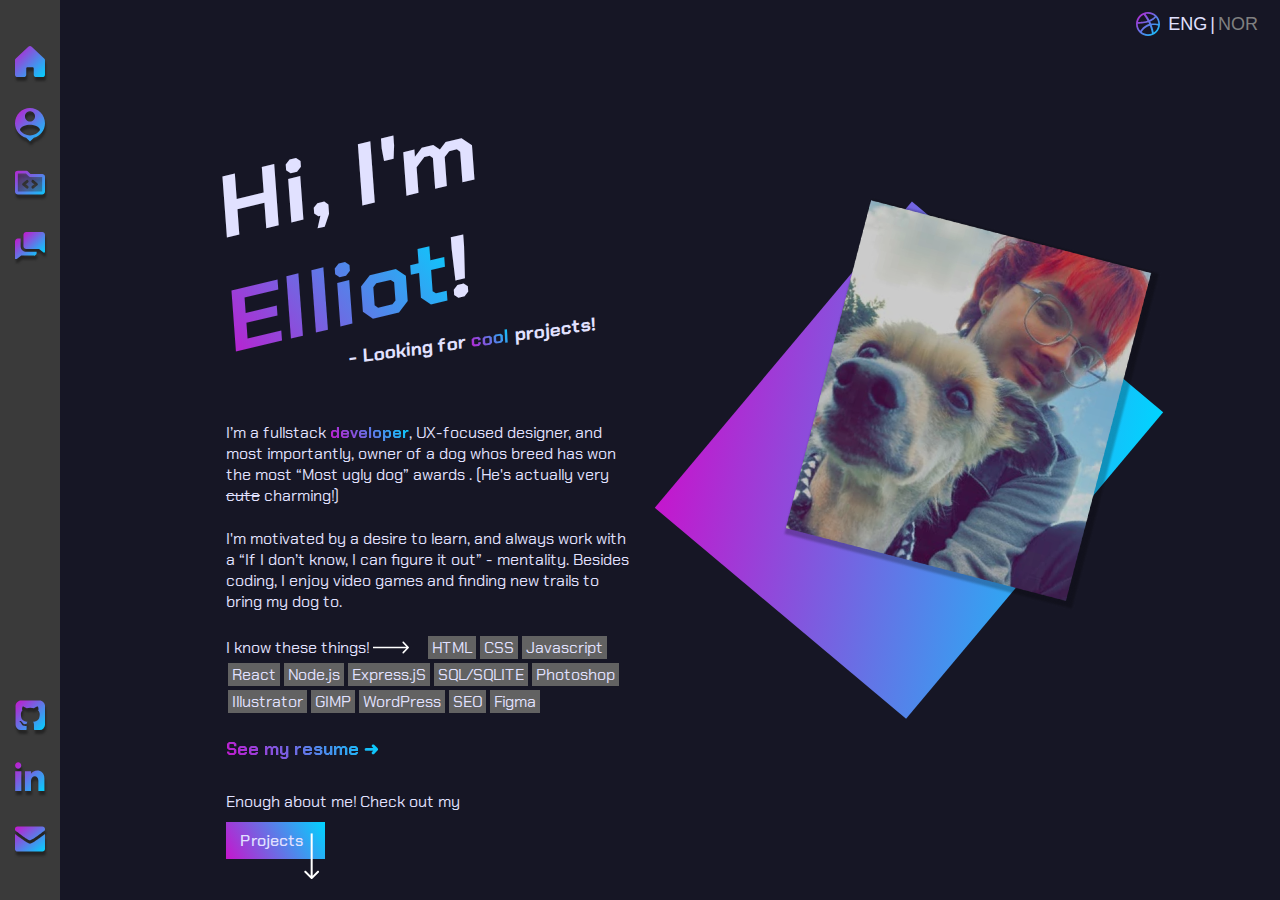
<file: about.html>
<!-- @format -->

<!DOCTYPE html>
<html lang="en">
<head>
	<meta charset="UTF-8" />
	<meta name="viewport" content="width=device-width, initial-scale=1.0" />
	<link rel="stylesheet" href="./style.css" />
	<link rel="icon" type="image/x-icon" href="./icons/logo-draft.svg" />
	<script src="./script.js" type="module" defer></script>


	<link rel="preconnect" href="https://fonts.googleapis.com">
	<link rel="preconnect" href="https://fonts.gstatic.com" crossorigin>
	<link href="https://fonts.googleapis.com/css2?family=Chakra+Petch:ital,wght@0,300;0,400;0,500;0,600;0,700;1,300;1,400;1,500;1,600;1,700&display=swap" rel="stylesheet">

	<title>//Elliot Lind</title>
</head>
<body>
<aside id="sticky-sidenav">

	<!-- Top icons -->
	<div id="nav-buttons">
		<!--home-->
		<a href="index.html" id="home" class="current-nav navigate">
			<svg class="gradient-icon nav-icon" viewBox="0 0 50 52" fill="" xmlns="http://www.w3.org/2000/svg">
				<path
					d="M49.9999 23.8006V47.8396C49.9999 48.943 49.561 50.0012 48.7796 50.7815C47.9982 51.5617 46.9383 52 45.8333 52H35.4166C34.3116 52 33.2518 51.5617 32.4704 50.7815C31.689 50.0012 31.25 48.943 31.25 47.8396V37.4388C31.25 36.8871 31.0305 36.358 30.6398 35.9679C30.2491 35.5777 29.7192 35.3586 29.1666 35.3586H20.8333C20.2808 35.3586 19.7509 35.5777 19.3602 35.9679C18.9695 36.358 18.75 36.8871 18.75 37.4388V47.8396C18.75 48.943 18.311 50.0012 17.5296 50.7815C16.7482 51.5617 15.6884 52 14.5833 52H4.16666C3.06159 52 2.00179 51.5617 1.22039 50.7815C0.438986 50.0012 4.81453e-08 48.943 4.81453e-08 47.8396V23.8006C-8.76115e-05 23.2248 0.119529 22.6553 0.35128 22.128C0.58303 21.6008 0.921868 21.1273 1.34635 20.7375L22.1797 1.11107L22.2083 1.08247C22.9753 0.385957 23.9749 0 25.0117 0C26.0485 0 27.048 0.385957 27.8151 1.08247C27.824 1.09264 27.8335 1.1022 27.8437 1.11107L48.677 20.7375C49.0973 21.1293 49.4317 21.6037 49.6594 22.1309C49.8871 22.658 50.003 23.2265 49.9999 23.8006Z"
				/>
			</svg>
			<span class="tooltip-text" id="text-home">// home</span>
		</a>

		<!--about-->
		<a href="about.html" class="navigate" id="about">
			<svg class="gradient-icon nav-icon" viewBox="0 0 33 37" fill="" xmlns="http://www.w3.org/2000/svg">
				<path
					d="M16.5 0C12.1239 0 7.92709 1.75419 4.83274 4.87667C1.73839 7.99915 0 12.2341 0 16.65C0 24.3645 5.20667 30.8395 12.265 32.7265L16.5 37L20.735 32.7265C27.7933 30.8395 33 24.3645 33 16.65C33 12.2341 31.2616 7.99915 28.1673 4.87667C25.0729 1.75419 20.8761 0 16.5 0ZM16.5 3.7C19.5433 3.7 22 6.179 22 9.25C22 12.321 19.5433 14.8 16.5 14.8C13.4567 14.8 11 12.321 11 9.25C11 6.179 13.4567 3.7 16.5 3.7ZM16.5 30.155C14.3217 30.155 12.1773 29.6111 10.258 28.5717C8.33868 27.5323 6.70409 26.0297 5.5 24.198C5.555 20.5165 12.8333 18.5 16.5 18.5C20.1483 18.5 27.445 20.5165 27.5 24.198C26.2959 26.0297 24.6613 27.5323 22.742 28.5717C20.8227 29.6111 18.6783 30.155 16.5 30.155Z"
				/>
			</svg>
			<span class="tooltip-text" id="text-about">// about me</span>
		</a>
		<!--projects-->
		<a href="projects.html" class="navigate" id="projects">
			<svg class="gradient-icon nav-icon" viewBox="0 0 42 35" xmlns="http://www.w3.org/2000/svg">
				<g clip-path="url(#clip0_364_72)">
					<mask id="mask0_364_72" style="mask-type: luminance" maskUnits="userSpaceOnUse" x="0" y="0">
						<path
							d="M2 4.5C2 4.06902 2.21071 3.6557 2.58579 3.35095C2.96086 3.0462 3.46957 2.875 4 2.875H16L21 7.75H38C38.5304 7.75 39.0391 7.92121 39.4142 8.22595C39.7893 8.5307 40 8.94402 40 9.375V30.5C40 30.931 39.7893 31.3443 39.4142 31.649C39.0391 31.9538 38.5304 32.125 38 32.125H4C3.46957 32.125 2.96086 31.9538 2.58579 31.649C2.21071 31.3443 2 30.931 2 30.5V4.5Z"
							fill="white"
							stroke="white"
							stroke-width="4"
							stroke-linejoin="round"
						/>
						<path
							d="M25 15.875L30 19.9375L25 24M17 15.875L12 19.9375L17 24"
							stroke="black"
							stroke-width="4"
							stroke-linecap="round"
							stroke-linejoin="round"
						/>
					</mask>
					<g mask="url(#mask0_364_72)">
						<path d="M-3 -2H45V37H-3V-2Z" fill="" />
					</g>
				</g>
				<defs>
					<clipPath id="clip0_364_72">
						<rect width="42" height="35" fill="white" />
					</clipPath>
				</defs>
			</svg>
			<span class="tooltip-text" id="text-projects">// my projects</span>
		</a>

<!--		contact-->
		<a href="contact.html" class="navigate" id="contact">
			<svg class="gradient-icon nav-icon" viewBox="0 0 46 42" fill="none" xmlns="http://www.w3.org/2000/svg">
				<path d="M8.65204 21.7393V10.145H4.32602C3.17869 10.145 2.07835 10.6031 1.26706 11.4185C0.455776 12.2339 0 13.3398 0 14.4929V40.5801C0.00214614 40.8493 0.0788302 41.1125 0.221458 41.3403C0.364086 41.5682 0.567022 41.7516 0.807523 41.87C1.03922 41.9759 1.29469 42.0183 1.54796 41.9928C1.80123 41.9674 2.04328 41.875 2.24953 41.7251L9.67586 36.2322H29.0564C29.603 36.2485 30.147 36.1518 30.6548 35.9481C31.1627 35.7444 31.6235 35.4382 32.0087 35.0482C32.394 34.6583 32.6955 34.193 32.8946 33.6812C33.0937 33.1694 33.1861 32.622 33.1661 32.0728V30.4351H17.3041C15.0094 30.4351 12.8087 29.5189 11.1862 27.8882C9.56359 26.2574 8.65204 24.0456 8.65204 21.7393Z" fill="black"/>
				<path d="M41.8182 0H17.3041C16.1567 0 15.0564 0.458078 14.2451 1.27346C13.4338 2.08885 12.9781 3.19474 12.9781 4.34787V21.7393C12.9781 22.8925 13.4338 23.9984 14.2451 24.8138C15.0564 25.6291 16.1567 26.0872 17.3041 26.0872H36.8433L43.7361 31.4641C43.941 31.6163 44.1823 31.7113 44.4357 31.7393C44.689 31.7673 44.9451 31.7274 45.1781 31.6235C45.4234 31.506 45.6308 31.3213 45.7762 31.0905C45.9217 30.8597 45.9992 30.5923 46 30.3191V4.34787C46.0006 3.21942 45.5647 2.13493 44.7843 1.32359C44.004 0.512246 42.9403 0.0376148 41.8182 0Z" fill="black"/>
			</svg>
			<span class="tooltip-text" id="contact-text">// contact me</span>
		</a>
	</div>

	<!-- Bottom icons -->
	<div id="social-buttons">
		<!-- Github -->
		<a href="https://github.com/elliot-kodehode?tab=repositories" id="github" class="socials">
			<svg viewBox="0 0 50 50" class="gradient-icon nav-icon" xmlns="http://www.w3.org/2000/svg">
				<path
					d="M47.33 3.61821C45.528 1.81625 43.3598 0.916504 40.8228 0.916504H10.1255C7.58854 0.916504 5.42029 1.81625 3.61833 3.61821C1.81638 5.42017 0.916626 7.58842 0.916626 10.1254V40.8226C0.916626 43.3596 1.81638 45.5279 3.61833 47.3298C5.42029 49.1318 7.58854 50.0315 10.1255 50.0315H17.2891C17.7562 50.0315 18.1078 50.0143 18.3438 49.9824C18.6183 49.9273 18.8662 49.7809 19.0468 49.5669C19.2804 49.3211 19.3984 48.9646 19.3984 48.4975L19.3812 46.3219C19.3713 44.9354 19.3664 43.839 19.3664 43.0278L18.6289 43.1556C18.1618 43.2416 17.5718 43.2785 16.8565 43.2687C16.1108 43.2549 15.3676 43.1801 14.6341 43.045C13.8534 42.9008 13.1184 42.5721 12.4905 42.0862C11.8328 41.5887 11.3424 40.9027 11.0843 40.1195L10.7647 39.382C10.4953 38.8003 10.1569 38.2531 9.75679 37.7522C9.29954 37.1548 8.83492 36.7516 8.36538 36.5378L8.14413 36.378C7.98985 36.2675 7.84952 36.1387 7.72621 35.9945C7.60844 35.8606 7.51148 35.7098 7.43859 35.547C7.37467 35.3971 7.42875 35.2742 7.59838 35.1783C7.77046 35.08 8.07775 35.0333 8.52763 35.0333L9.16679 35.1316C9.59208 35.2152 10.1206 35.4708 10.7475 35.8961C11.3819 36.3286 11.9118 36.8972 12.2987 37.5604C12.7904 38.4331 13.3804 39.0993 14.0736 39.559C14.7669 40.0163 15.465 40.2474 16.1681 40.2474C16.8712 40.2474 17.4784 40.1933 17.9922 40.0876C18.4891 39.9849 18.9719 39.8231 19.4303 39.6058C19.6221 38.1799 20.1433 37.0786 20.9963 36.3116C19.891 36.2032 18.7955 36.0109 17.7193 35.7363C16.6691 35.4478 15.6591 35.0291 14.7128 34.49C13.7227 33.9509 12.8482 33.2226 12.1389 32.3463C11.458 31.4933 10.8975 30.3747 10.4599 28.9907C10.0248 27.6042 9.80596 26.0038 9.80596 24.192C9.80596 21.6132 10.6467 19.4179 12.3307 17.6037C11.544 15.6665 11.6178 13.4909 12.5544 11.0842C13.1739 10.89 14.0908 11.035 15.3053 11.5144C16.5197 11.9938 17.4096 12.4043 17.975 12.7435C18.5404 13.0877 18.9928 13.3753 19.3345 13.6089C21.333 13.0527 23.3984 12.7731 25.4729 12.778C27.5846 12.778 29.63 13.0558 31.6138 13.6089L32.8283 12.8419C33.7624 12.281 34.7477 11.8102 35.7709 11.4357C36.9017 11.008 37.7621 10.8924 38.362 11.0842C39.3207 13.4933 39.4043 15.6665 38.6152 17.6061C40.2991 19.4179 41.1423 21.6132 41.1423 24.1945C41.1423 26.0063 40.9235 27.6115 40.486 29.0054C40.0508 30.4018 39.4854 31.5203 38.7922 32.3635C38.0704 33.2285 37.1923 33.9499 36.2035 34.49C35.171 35.0652 34.168 35.4807 33.197 35.7363C32.1209 36.0118 31.0254 36.2049 29.92 36.314C31.0263 37.2728 31.5819 38.7847 31.5819 40.8521V48.4975C31.5819 48.8589 31.6335 49.1515 31.7417 49.3752C31.7914 49.483 31.8623 49.5796 31.9501 49.6594C32.038 49.7393 32.141 49.8006 32.253 49.8398C32.489 49.9234 32.6955 49.9775 32.8774 49.9971C33.0593 50.0217 33.3199 50.0291 33.6592 50.0291H40.8228C43.3598 50.0291 45.528 49.1293 47.33 47.3274C49.1295 45.5279 50.0317 43.3572 50.0317 40.8202V10.1254C50.0317 7.58842 49.1319 5.42017 47.33 3.61821Z"
				/>
			</svg>
			<span class="tooltip-text">// github</span>
		</a>

		<!-- linkedin -->
		<a
			href="https://no.linkedin.com/in/elliot-lind-28b424142?trk=people-guest_people_search-card"
			id="linked-in"
			class="socials"
		>
			<svg viewBox="0 0 46 45" xmlns="http://www.w3.org/2000/svg" class="gradient-icon nav-icon">
				<path
					d="M9.59071 5.29568C9.59009 6.62169 9.092 7.89312 8.20602 8.83029C7.32005 9.76745 6.11876 10.2936 4.86642 10.2929C3.61409 10.2922 2.41329 9.76485 1.5282 8.82675C0.643112 7.88865 0.146225 6.61669 0.146851 5.29068C0.147477 3.96467 0.645565 2.69324 1.53154 1.75607C2.41752 0.818913 3.61881 0.292795 4.87114 0.293458C6.12348 0.294121 7.32427 0.821511 8.20936 1.75961C9.09445 2.69771 9.59134 3.96967 9.59071 5.29568ZM9.73237 13.9952H0.288509V45.2935H9.73237V13.9952ZM24.6537 13.9952H15.257V45.2935H24.5592V28.8694C24.5592 19.7199 35.821 18.8699 35.821 28.8694V45.2935H45.1469V25.4696C45.1469 10.0454 28.4784 10.6204 24.5592 18.195L24.6537 13.9952Z"
				/>
			</svg>
			<span class="tooltip-text">// linkedIn</span>
		</a>

		<!-- email -->
		<a class="socials" id="email" href="mailto:elliotalexander98@gmail.com">
			<svg class="gradient-icon nav-icon" viewBox="0 0 24 24" xmlns="http://www.w3.org/2000/svg" fill="">
				<path
					d="M11.984,13C10.031,13-0.031,4.891-0.031,4.891V4c0-1.104,0.896-2,2.002-2h20.026  C23.104,2,24,2.896,24,4l-0.016,1C23.984,5,14.031,13,11.984,13z M11.984,15.75c2.141,0,12-7.75,12-7.75L24,20  c0,1.104-0.896,2-2.003,2H1.971c-1.105,0-2.002-0.896-2.002-2l0.016-12C-0.016,8,10.031,15.75,11.984,15.75z"
				/>
			</svg>
			<span class="tooltip-text">// mail</span>
		</a>
	</div>
</aside>

<!--		main content-->
<main class="main-content" id="about-page">
	<div class="options">
		<!-- icon for lang -->
		<div class="toggle-lang">
			<svg
				xmlns="http://www.w3.org/2000/svg"
				width="24"
				height="24"
				class="gradient-icon lang-icon"

				viewBox="0 0 640 640"
			>
				<path
					d="M320 640C143.529 640 0 496.494 0 320S143.482 0 320 0c176.471 0 320 143.482 320 320S496.494 640 320 640zm269.873-276.228c-9.354-3-84.65-25.359-170.246-11.646 35.752 98.234 50.245 178.242 53.127 194.884 61.24-41.48 105-107.127 117.12-183.238zM426.761 572.003c-4.122-24.012-19.878-107.517-58.23-207.239-.637.248-1.24.366-1.759.638-154.23 53.752-209.636 160.644-214.479 170.636 46.37 36.118 104.647 57.768 167.766 57.768 37.89 0 74.009-7.76 106.761-21.756l-.059-.047zm-309.89-68.883c6.248-10.642 81.249-134.754 222.121-180.357 3.52-1.11 7.122-2.232 10.76-3.236-6.874-15.52-14.362-31.11-22.122-46.359-136.36 40.879-268.87 39.119-280.87 39-.13 2.765-.13 5.517-.13 8.363 0 70.111 26.646 134.234 70.24 182.636v-.047zm-64.36-238.75c12.25.117 124.88.625 252.76-33.25-45.225-80.516-94.123-148.23-101.363-158.115-76.513 36.107-133.761 106.643-151.36 191.365h-.036zM256.008 54.65c7.512 10.11 57.237 77.765 102 159.994 97.242-36.366 138.357-91.773 143.247-98.765-48.249-42.874-111.757-68.882-181.242-68.882-21.992.118-43.524 2.763-63.993 7.63l-.012.023zm275.637 92.99c-5.764 7.748-51.65 66.52-152.648 107.765 6.354 12.992 12.508 26.244 18.118 39.638 1.996 4.76 4.004 9.354 5.882 14.114 90.993-11.35 181.36 6.886 190.372 8.752-.638-64.477-23.764-123.757-61.76-170.246l.035-.023z"
				/>
			</svg>
			<!-- language pick -->
			<div class="lang-container">
				<p class="toggler  active-lang" id="eng">ENG</p>
				<p class="lang-divider text">|</p>
				<a class="toggler link" id="nor"href="./no/om-meg.html">NOR</a>
			</div>
		</div>

	</div>
	<section class="content-wrapper" id="about-content">
		<div class="info-container">
			<div id="about-headers">
			<h1 id="about-h1">Hi, I'm <span class="gradient-text">Elliot</span>!</h1>
			<h3 id="about-h3">- Looking for <span class="gradient-text">cool</span> projects!</h3>
			</div>
			<div class="picture-container-mobile">
				<div id="pic-bg-mobile" class="gradient-btn">
					<img src="./images/selfie.png" id="selfie-mobile" alt="Picture of Elliot and his dog Balder">
				</div>
			</div>
			<div id="about-info">

			<p>I’m a fullstack <strong class="gradient-text" >developer</strong>, UX-focused designer, and most importantly, owner of a dog whos breed has won the most “Most ugly dog” awards . (He's actually very <span id="crossed-out">cute</span> charming!)</p>
			<p>I'm motivated by a desire to learn, and always work with a “If I don’t know, I can figure it out” - mentality. 
				Besides coding, I enjoy video games and finding new trails to bring my dog to. </p>
			<div id="skills">
				<div id="skills-title">
				<p>I know these things!</p>
				<img alt="arrow pointing right" src="./icons/arrow-pointer.svg" id="title-pointer">
				</div>
				<span class="skill-element">HTML</span>
				<span class="skill-element">CSS</span>
				<span class="skill-element">Javascript</span>
				<span class="skill-element">React</span>
				<span class="skill-element">Node.js</span>
				<span class="skill-element">Express.jS</span>
				<span class="skill-element">SQL/SQLITE</span>
				<span class="skill-element">Photoshop</span>
				<span class="skill-element">Illustrator</span>
				<span class="skill-element">GIMP</span>
				<span class="skill-element">WordPress</span>
				<span class="skill-element">SEO</span>
				<span class="skill-element">Figma</span>
			</div>
				<a href="elliot-lind-cv.pdf" class="link"><span class="gradient-text resume" >See my resume ➜ </span></a>
			<div id="projects-link">
				<p>Enough about me! Check out my </p>
			    <div class="gradient-btn" id="projects-btn">
				  <a href="./projects.html" class="link-text">Projects</a>
				  <img alt="arrow pointing right" src="./icons/arrow-pointer.svg" id="pointer-projects">
				</div>
			</div>
			</div>

		</div>
		<div class="picture-container">
			<div id="pic-bg" class="gradient-btn">
				<img src="./images/selfie.png" id="selfie" alt="Picture of Elliot and his dog Balder">
			</div>
		</div>
	</section>

</main>
</body>
</html>
</file>
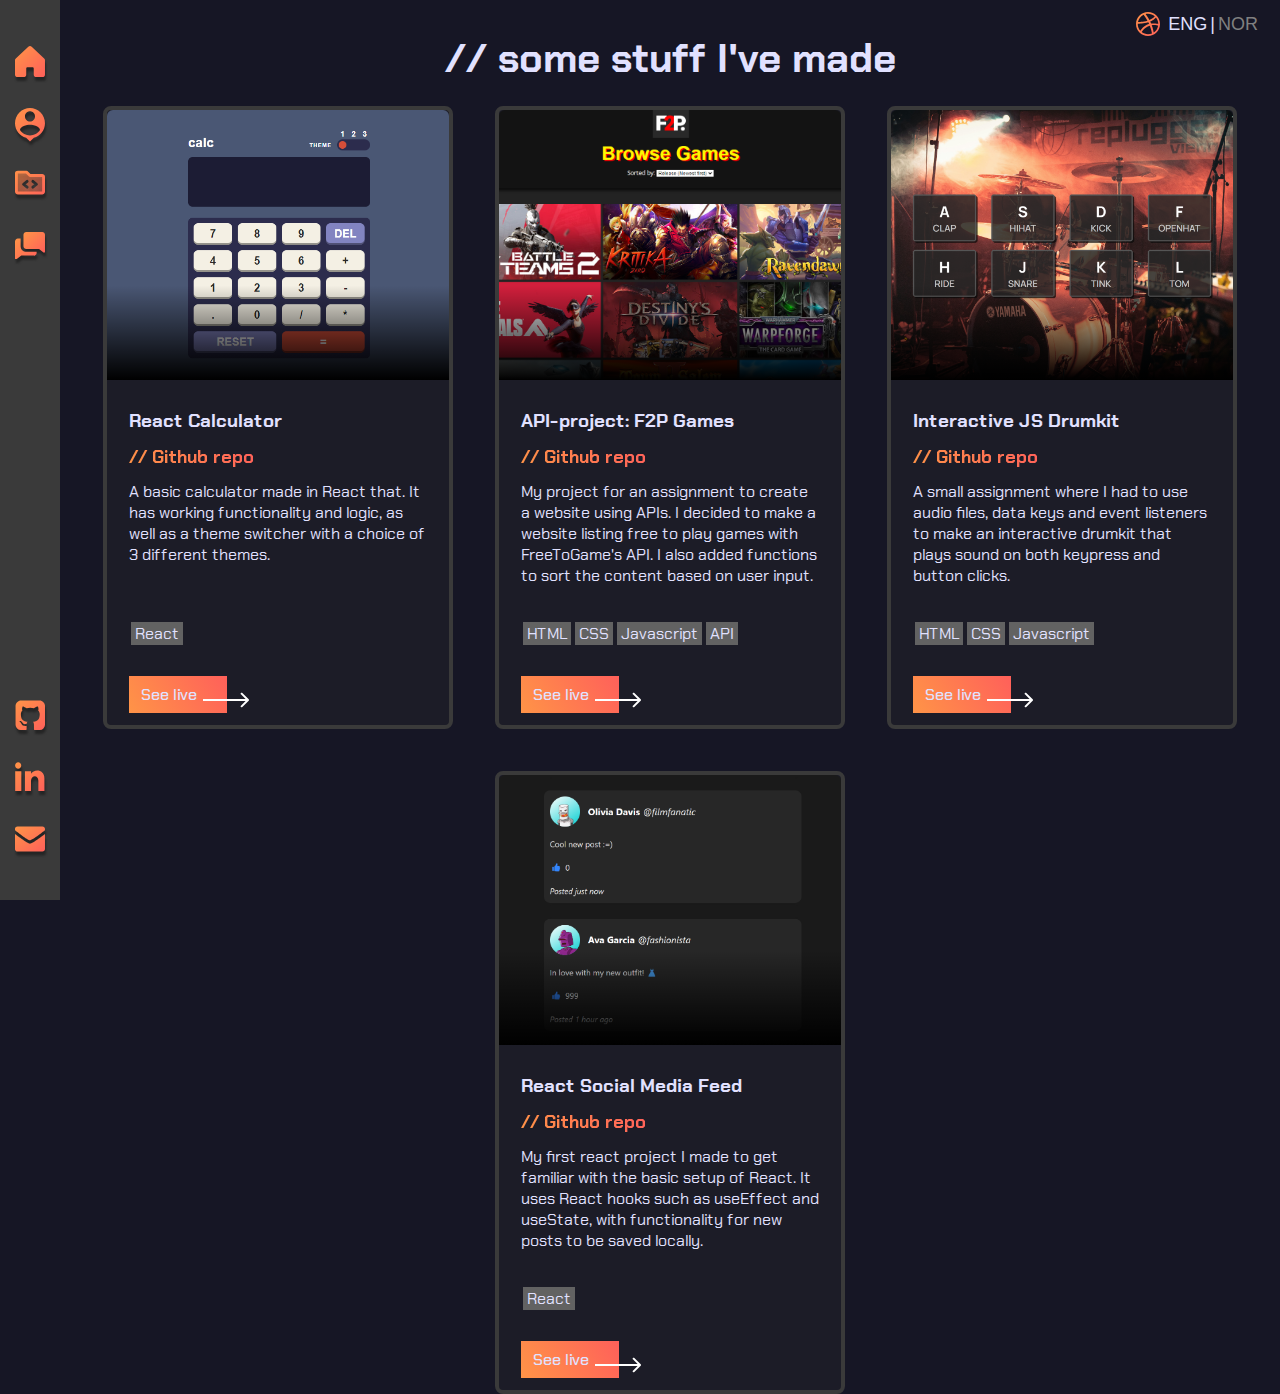
<file: projects.html>
<!DOCTYPE html>
<html lang="en">
<head>
	<meta charset="UTF-8" />
	<meta name="viewport" content="width=device-width, initial-scale=1.0" />
	<link rel="icon" type="image/x-icon" href="./icons/logo-draft.svg" />
	<link rel="stylesheet" href="./style.css" />
	<script src="./projects.js" type="module" defer></script>
	<script src="./script.js" type="module" defer></script>

	<!--		fonts-->
	<link rel="preconnect" href="https://fonts.googleapis.com">
	<link rel="preconnect" href="https://fonts.gstatic.com" crossorigin>
	<link href="https://fonts.googleapis.com/css2?family=Chakra+Petch:ital,wght@0,300;0,400;0,500;0,600;0,700;1,300;1,400;1,500;1,600;1,700&display=swap" rel="stylesheet">
	<!--		---------->
	<title>//my projects</title>
</head>
<body>
<aside id="sticky-sidenav">

	<!-- Top icons -->
	<div id="nav-buttons">
		<!--home-->
		<a href="index.html" id="home" class="current-nav navigate">
			<svg class="gradient-icon nav-icon" viewBox="0 0 50 52" fill="" xmlns="http://www.w3.org/2000/svg">
				<path
					d="M49.9999 23.8006V47.8396C49.9999 48.943 49.561 50.0012 48.7796 50.7815C47.9982 51.5617 46.9383 52 45.8333 52H35.4166C34.3116 52 33.2518 51.5617 32.4704 50.7815C31.689 50.0012 31.25 48.943 31.25 47.8396V37.4388C31.25 36.8871 31.0305 36.358 30.6398 35.9679C30.2491 35.5777 29.7192 35.3586 29.1666 35.3586H20.8333C20.2808 35.3586 19.7509 35.5777 19.3602 35.9679C18.9695 36.358 18.75 36.8871 18.75 37.4388V47.8396C18.75 48.943 18.311 50.0012 17.5296 50.7815C16.7482 51.5617 15.6884 52 14.5833 52H4.16666C3.06159 52 2.00179 51.5617 1.22039 50.7815C0.438986 50.0012 4.81453e-08 48.943 4.81453e-08 47.8396V23.8006C-8.76115e-05 23.2248 0.119529 22.6553 0.35128 22.128C0.58303 21.6008 0.921868 21.1273 1.34635 20.7375L22.1797 1.11107L22.2083 1.08247C22.9753 0.385957 23.9749 0 25.0117 0C26.0485 0 27.048 0.385957 27.8151 1.08247C27.824 1.09264 27.8335 1.1022 27.8437 1.11107L48.677 20.7375C49.0973 21.1293 49.4317 21.6037 49.6594 22.1309C49.8871 22.658 50.003 23.2265 49.9999 23.8006Z"
				/>
			</svg>
			<span class="tooltip-text" id="text-home">// home</span>
		</a>

		<!--about-->
		<a href="about.html" class="navigate" id="about">
			<svg class="gradient-icon nav-icon" viewBox="0 0 33 37" fill="" xmlns="http://www.w3.org/2000/svg">
				<path
					d="M16.5 0C12.1239 0 7.92709 1.75419 4.83274 4.87667C1.73839 7.99915 0 12.2341 0 16.65C0 24.3645 5.20667 30.8395 12.265 32.7265L16.5 37L20.735 32.7265C27.7933 30.8395 33 24.3645 33 16.65C33 12.2341 31.2616 7.99915 28.1673 4.87667C25.0729 1.75419 20.8761 0 16.5 0ZM16.5 3.7C19.5433 3.7 22 6.179 22 9.25C22 12.321 19.5433 14.8 16.5 14.8C13.4567 14.8 11 12.321 11 9.25C11 6.179 13.4567 3.7 16.5 3.7ZM16.5 30.155C14.3217 30.155 12.1773 29.6111 10.258 28.5717C8.33868 27.5323 6.70409 26.0297 5.5 24.198C5.555 20.5165 12.8333 18.5 16.5 18.5C20.1483 18.5 27.445 20.5165 27.5 24.198C26.2959 26.0297 24.6613 27.5323 22.742 28.5717C20.8227 29.6111 18.6783 30.155 16.5 30.155Z"
				/>
			</svg>
			<span class="tooltip-text" id="text-about">// about me</span>
		</a>
		<!--projects-->
		<a href="projects.html" class="navigate" id="projects">
			<svg class="gradient-icon nav-icon" viewBox="0 0 42 35" xmlns="http://www.w3.org/2000/svg">
				<g clip-path="url(#clip0_364_72)">
					<mask id="mask0_364_72" style="mask-type: luminance" maskUnits="userSpaceOnUse" x="0" y="0">
						<path
							d="M2 4.5C2 4.06902 2.21071 3.6557 2.58579 3.35095C2.96086 3.0462 3.46957 2.875 4 2.875H16L21 7.75H38C38.5304 7.75 39.0391 7.92121 39.4142 8.22595C39.7893 8.5307 40 8.94402 40 9.375V30.5C40 30.931 39.7893 31.3443 39.4142 31.649C39.0391 31.9538 38.5304 32.125 38 32.125H4C3.46957 32.125 2.96086 31.9538 2.58579 31.649C2.21071 31.3443 2 30.931 2 30.5V4.5Z"
							fill="white"
							stroke="white"
							stroke-width="4"
							stroke-linejoin="round"
						/>
						<path
							d="M25 15.875L30 19.9375L25 24M17 15.875L12 19.9375L17 24"
							stroke="black"
							stroke-width="4"
							stroke-linecap="round"
							stroke-linejoin="round"
						/>
					</mask>
					<g mask="url(#mask0_364_72)">
						<path d="M-3 -2H45V37H-3V-2Z" fill="" />
					</g>
				</g>
				<defs>
					<clipPath id="clip0_364_72">
						<rect width="42" height="35" fill="white" />
					</clipPath>
				</defs>
			</svg>
			<span class="tooltip-text" id="text-projects">// my projects</span>
		</a>

		<a href="contact.html" class="navigate" id="contact">
			<svg class="gradient-icon nav-icon" viewBox="0 0 46 42" fill="none" xmlns="http://www.w3.org/2000/svg">
				<path d="M8.65204 21.7393V10.145H4.32602C3.17869 10.145 2.07835 10.6031 1.26706 11.4185C0.455776 12.2339 0 13.3398 0 14.4929V40.5801C0.00214614 40.8493 0.0788302 41.1125 0.221458 41.3403C0.364086 41.5682 0.567022 41.7516 0.807523 41.87C1.03922 41.9759 1.29469 42.0183 1.54796 41.9928C1.80123 41.9674 2.04328 41.875 2.24953 41.7251L9.67586 36.2322H29.0564C29.603 36.2485 30.147 36.1518 30.6548 35.9481C31.1627 35.7444 31.6235 35.4382 32.0087 35.0482C32.394 34.6583 32.6955 34.193 32.8946 33.6812C33.0937 33.1694 33.1861 32.622 33.1661 32.0728V30.4351H17.3041C15.0094 30.4351 12.8087 29.5189 11.1862 27.8882C9.56359 26.2574 8.65204 24.0456 8.65204 21.7393Z" fill="black"/>
				<path d="M41.8182 0H17.3041C16.1567 0 15.0564 0.458078 14.2451 1.27346C13.4338 2.08885 12.9781 3.19474 12.9781 4.34787V21.7393C12.9781 22.8925 13.4338 23.9984 14.2451 24.8138C15.0564 25.6291 16.1567 26.0872 17.3041 26.0872H36.8433L43.7361 31.4641C43.941 31.6163 44.1823 31.7113 44.4357 31.7393C44.689 31.7673 44.9451 31.7274 45.1781 31.6235C45.4234 31.506 45.6308 31.3213 45.7762 31.0905C45.9217 30.8597 45.9992 30.5923 46 30.3191V4.34787C46.0006 3.21942 45.5647 2.13493 44.7843 1.32359C44.004 0.512246 42.9403 0.0376148 41.8182 0Z" fill="black"/>
			</svg>
			<span class="tooltip-text" id="contact-text">// contact me</span>
		</a>
	</div>

	<!-- Bottom icons -->
	<div id="social-buttons">
		<!-- Github -->
		<a href="https://github.com/elliot-kodehode?tab=repositories" id="github" class="socials">
			<svg viewBox="0 0 50 50" class="gradient-icon nav-icon" xmlns="http://www.w3.org/2000/svg">
				<path
					d="M47.33 3.61821C45.528 1.81625 43.3598 0.916504 40.8228 0.916504H10.1255C7.58854 0.916504 5.42029 1.81625 3.61833 3.61821C1.81638 5.42017 0.916626 7.58842 0.916626 10.1254V40.8226C0.916626 43.3596 1.81638 45.5279 3.61833 47.3298C5.42029 49.1318 7.58854 50.0315 10.1255 50.0315H17.2891C17.7562 50.0315 18.1078 50.0143 18.3438 49.9824C18.6183 49.9273 18.8662 49.7809 19.0468 49.5669C19.2804 49.3211 19.3984 48.9646 19.3984 48.4975L19.3812 46.3219C19.3713 44.9354 19.3664 43.839 19.3664 43.0278L18.6289 43.1556C18.1618 43.2416 17.5718 43.2785 16.8565 43.2687C16.1108 43.2549 15.3676 43.1801 14.6341 43.045C13.8534 42.9008 13.1184 42.5721 12.4905 42.0862C11.8328 41.5887 11.3424 40.9027 11.0843 40.1195L10.7647 39.382C10.4953 38.8003 10.1569 38.2531 9.75679 37.7522C9.29954 37.1548 8.83492 36.7516 8.36538 36.5378L8.14413 36.378C7.98985 36.2675 7.84952 36.1387 7.72621 35.9945C7.60844 35.8606 7.51148 35.7098 7.43859 35.547C7.37467 35.3971 7.42875 35.2742 7.59838 35.1783C7.77046 35.08 8.07775 35.0333 8.52763 35.0333L9.16679 35.1316C9.59208 35.2152 10.1206 35.4708 10.7475 35.8961C11.3819 36.3286 11.9118 36.8972 12.2987 37.5604C12.7904 38.4331 13.3804 39.0993 14.0736 39.559C14.7669 40.0163 15.465 40.2474 16.1681 40.2474C16.8712 40.2474 17.4784 40.1933 17.9922 40.0876C18.4891 39.9849 18.9719 39.8231 19.4303 39.6058C19.6221 38.1799 20.1433 37.0786 20.9963 36.3116C19.891 36.2032 18.7955 36.0109 17.7193 35.7363C16.6691 35.4478 15.6591 35.0291 14.7128 34.49C13.7227 33.9509 12.8482 33.2226 12.1389 32.3463C11.458 31.4933 10.8975 30.3747 10.4599 28.9907C10.0248 27.6042 9.80596 26.0038 9.80596 24.192C9.80596 21.6132 10.6467 19.4179 12.3307 17.6037C11.544 15.6665 11.6178 13.4909 12.5544 11.0842C13.1739 10.89 14.0908 11.035 15.3053 11.5144C16.5197 11.9938 17.4096 12.4043 17.975 12.7435C18.5404 13.0877 18.9928 13.3753 19.3345 13.6089C21.333 13.0527 23.3984 12.7731 25.4729 12.778C27.5846 12.778 29.63 13.0558 31.6138 13.6089L32.8283 12.8419C33.7624 12.281 34.7477 11.8102 35.7709 11.4357C36.9017 11.008 37.7621 10.8924 38.362 11.0842C39.3207 13.4933 39.4043 15.6665 38.6152 17.6061C40.2991 19.4179 41.1423 21.6132 41.1423 24.1945C41.1423 26.0063 40.9235 27.6115 40.486 29.0054C40.0508 30.4018 39.4854 31.5203 38.7922 32.3635C38.0704 33.2285 37.1923 33.9499 36.2035 34.49C35.171 35.0652 34.168 35.4807 33.197 35.7363C32.1209 36.0118 31.0254 36.2049 29.92 36.314C31.0263 37.2728 31.5819 38.7847 31.5819 40.8521V48.4975C31.5819 48.8589 31.6335 49.1515 31.7417 49.3752C31.7914 49.483 31.8623 49.5796 31.9501 49.6594C32.038 49.7393 32.141 49.8006 32.253 49.8398C32.489 49.9234 32.6955 49.9775 32.8774 49.9971C33.0593 50.0217 33.3199 50.0291 33.6592 50.0291H40.8228C43.3598 50.0291 45.528 49.1293 47.33 47.3274C49.1295 45.5279 50.0317 43.3572 50.0317 40.8202V10.1254C50.0317 7.58842 49.1319 5.42017 47.33 3.61821Z"
				/>
			</svg>
			<span class="tooltip-text">// github</span>
		</a>

		<!-- linkedin -->
		<a
			href="https://no.linkedin.com/in/elliot-lind-28b424142?trk=people-guest_people_search-card"
			id="linked-in"
			class="socials"
		>
			<svg viewBox="0 0 46 45" xmlns="http://www.w3.org/2000/svg" class="gradient-icon nav-icon">
				<path
					d="M9.59071 5.29568C9.59009 6.62169 9.092 7.89312 8.20602 8.83029C7.32005 9.76745 6.11876 10.2936 4.86642 10.2929C3.61409 10.2922 2.41329 9.76485 1.5282 8.82675C0.643112 7.88865 0.146225 6.61669 0.146851 5.29068C0.147477 3.96467 0.645565 2.69324 1.53154 1.75607C2.41752 0.818913 3.61881 0.292795 4.87114 0.293458C6.12348 0.294121 7.32427 0.821511 8.20936 1.75961C9.09445 2.69771 9.59134 3.96967 9.59071 5.29568ZM9.73237 13.9952H0.288509V45.2935H9.73237V13.9952ZM24.6537 13.9952H15.257V45.2935H24.5592V28.8694C24.5592 19.7199 35.821 18.8699 35.821 28.8694V45.2935H45.1469V25.4696C45.1469 10.0454 28.4784 10.6204 24.5592 18.195L24.6537 13.9952Z"
				/>
			</svg>
			<span class="tooltip-text">// linkedIn</span>
		</a>

		<!-- email -->
		<a class="socials" id="email" href="mailto:elliotalexander98@gmail.com">
			<svg class="gradient-icon nav-icon" viewBox="0 0 24 24" xmlns="http://www.w3.org/2000/svg" fill="">
				<path
					d="M11.984,13C10.031,13-0.031,4.891-0.031,4.891V4c0-1.104,0.896-2,2.002-2h20.026  C23.104,2,24,2.896,24,4l-0.016,1C23.984,5,14.031,13,11.984,13z M11.984,15.75c2.141,0,12-7.75,12-7.75L24,20  c0,1.104-0.896,2-2.003,2H1.971c-1.105,0-2.002-0.896-2.002-2l0.016-12C-0.016,8,10.031,15.75,11.984,15.75z"
				/>
			</svg>
			<span class="tooltip-text">// mail</span>
		</a>
	</div>
</aside>

<!--		main content-->
<main class="main-content" id="projects-page">
	<div class="options">
		<!-- icon for lang -->
		<div class="toggle-lang">
			<svg
				xmlns="http://www.w3.org/2000/svg"
				width="24"
				height="24"
				class="gradient-icon lang-icon"

				viewBox="0 0 640 640"
			>
				<path
					d="M320 640C143.529 640 0 496.494 0 320S143.482 0 320 0c176.471 0 320 143.482 320 320S496.494 640 320 640zm269.873-276.228c-9.354-3-84.65-25.359-170.246-11.646 35.752 98.234 50.245 178.242 53.127 194.884 61.24-41.48 105-107.127 117.12-183.238zM426.761 572.003c-4.122-24.012-19.878-107.517-58.23-207.239-.637.248-1.24.366-1.759.638-154.23 53.752-209.636 160.644-214.479 170.636 46.37 36.118 104.647 57.768 167.766 57.768 37.89 0 74.009-7.76 106.761-21.756l-.059-.047zm-309.89-68.883c6.248-10.642 81.249-134.754 222.121-180.357 3.52-1.11 7.122-2.232 10.76-3.236-6.874-15.52-14.362-31.11-22.122-46.359-136.36 40.879-268.87 39.119-280.87 39-.13 2.765-.13 5.517-.13 8.363 0 70.111 26.646 134.234 70.24 182.636v-.047zm-64.36-238.75c12.25.117 124.88.625 252.76-33.25-45.225-80.516-94.123-148.23-101.363-158.115-76.513 36.107-133.761 106.643-151.36 191.365h-.036zM256.008 54.65c7.512 10.11 57.237 77.765 102 159.994 97.242-36.366 138.357-91.773 143.247-98.765-48.249-42.874-111.757-68.882-181.242-68.882-21.992.118-43.524 2.763-63.993 7.63l-.012.023zm275.637 92.99c-5.764 7.748-51.65 66.52-152.648 107.765 6.354 12.992 12.508 26.244 18.118 39.638 1.996 4.76 4.004 9.354 5.882 14.114 90.993-11.35 181.36 6.886 190.372 8.752-.638-64.477-23.764-123.757-61.76-170.246l.035-.023z"
				/>
			</svg>
			<!-- language pick -->
			<div class="lang-container">
				<p class="toggler  active-lang" id="eng">ENG</p>
				<p class="lang-divider text">|</p>
				<a class="toggler link" id="nor"href="./no/prosjekter.html">NOR</a>
			</div>
		</div>

	</div>
	<h2 id="project-title">// some stuff I've made</h2>
	<div id="projects-container">
		<div id="project-nav-btn-left">
			<svg width="63" height="48" id="inside-rectangle-left" class= "gradient-icon" viewBox="0 0 63 48" fill="none" xmlns="http://www.w3.org/2000/svg">
				<path d="M63 24L0.749993 47.3827L0.749993 0.617314L63 24Z" fill="black"/>
			</svg>
			<svg width="87" height="71" id="outside-rectangle-left" class="gradient-icon" viewBox="0 0 87 71" fill="none" xmlns="http://www.w3.org/2000/svg">
				<path fill-rule="evenodd" clip-rule="evenodd" d="M87 35.4998L0.75 0.425781V70.5738L87 35.4998ZM76.3814 35.4998L4.75 6.37049V64.6291L76.3814 35.4998Z" fill=""/>
			</svg>
		</div>
		<div id="projects-row">
		</div>
		<div id="project-nav-btn-right">
			<svg width="63" height="48" id="inside-rectangle-right" class= "gradient-icon" viewBox="0 0 63 48" fill="none" xmlns="http://www.w3.org/2000/svg">
				<path d="M63 24L0.749993 47.3827L0.749993 0.617314L63 24Z" fill="black"/>
			</svg>
			<svg width="87" height="71" id="outside-rectangle-right" class="gradient-icon" viewBox="0 0 87 71" fill="none" xmlns="http://www.w3.org/2000/svg">
				<path fill-rule="evenodd" clip-rule="evenodd" d="M87 35.4998L0.75 0.425781V70.5738L87 35.4998ZM76.3814 35.4998L4.75 6.37049V64.6291L76.3814 35.4998Z" fill=""/>
			</svg>
		</div>
	</div>
</main>
</body>
</html>
</file>
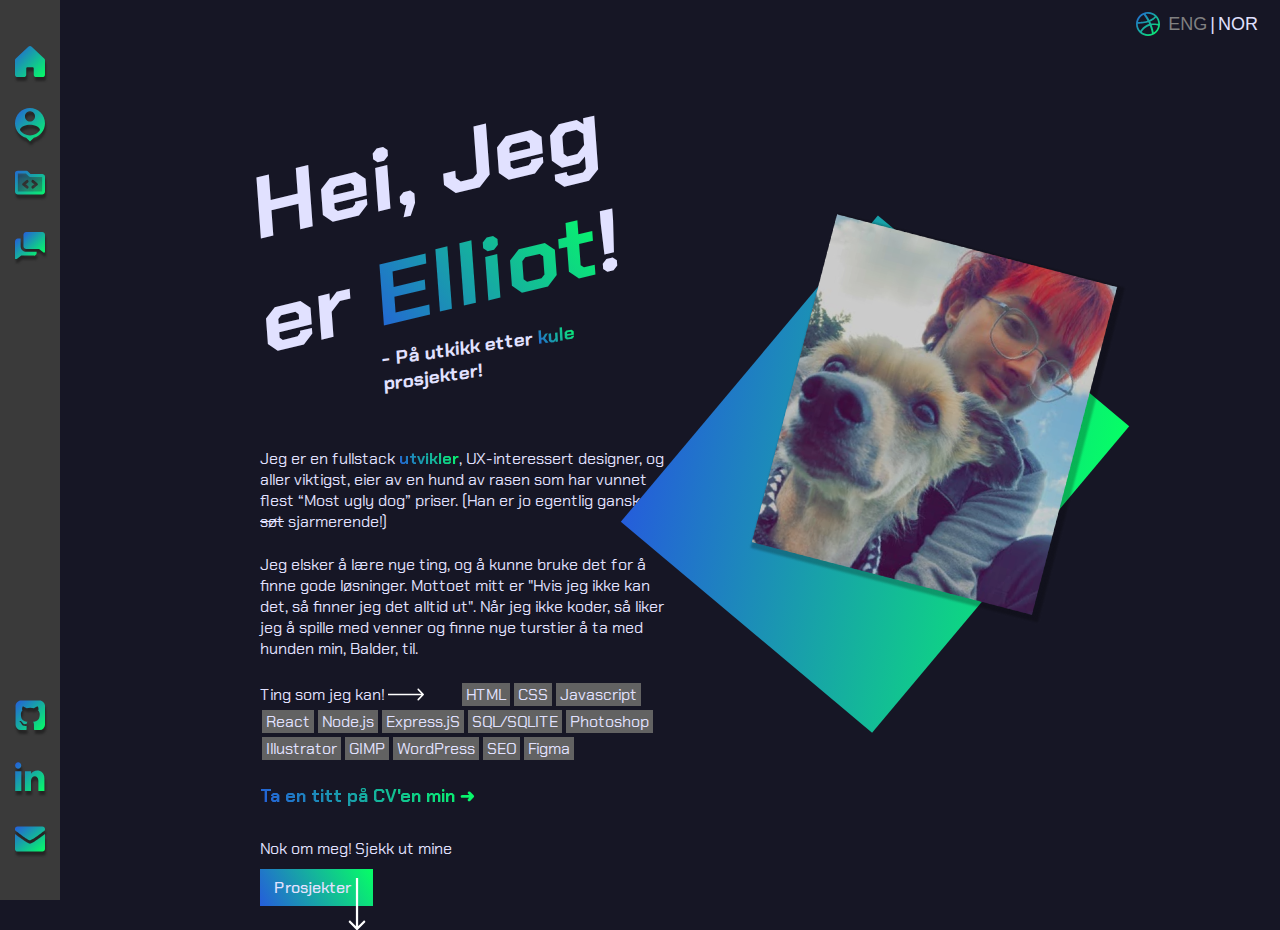
<file: no/om-meg.html>
<!-- @format -->

<!DOCTYPE html>
<html lang="NOR">
<head>
	<meta charset="UTF-8" />
	<meta name="viewport" content="width=device-width, initial-scale=1.0" />
	<link rel="stylesheet" href="../style.css" />
	<link rel="icon" type="image/x-icon" href="../icons/logo-draft.svg" />
	<script src="../script.js" type="module" defer></script>


	<link rel="preconnect" href="https://fonts.googleapis.com">
	<link rel="preconnect" href="https://fonts.gstatic.com" crossorigin>
	<link href="https://fonts.googleapis.com/css2?family=Chakra+Petch:ital,wght@0,300;0,400;0,500;0,600;0,700;1,300;1,400;1,500;1,600;1,700&display=swap" rel="stylesheet">

	<title>//Elliot Lind</title>
</head>
<body>
<aside id="sticky-sidenav">

	<!-- Top icons -->
	<div id="nav-buttons">
		<!--home-->
		<a href="index.html" id="home" class="current-nav navigate">
			<svg class="gradient-icon nav-icon" viewBox="0 0 50 52" fill="" xmlns="http://www.w3.org/2000/svg">
				<path
					d="M49.9999 23.8006V47.8396C49.9999 48.943 49.561 50.0012 48.7796 50.7815C47.9982 51.5617 46.9383 52 45.8333 52H35.4166C34.3116 52 33.2518 51.5617 32.4704 50.7815C31.689 50.0012 31.25 48.943 31.25 47.8396V37.4388C31.25 36.8871 31.0305 36.358 30.6398 35.9679C30.2491 35.5777 29.7192 35.3586 29.1666 35.3586H20.8333C20.2808 35.3586 19.7509 35.5777 19.3602 35.9679C18.9695 36.358 18.75 36.8871 18.75 37.4388V47.8396C18.75 48.943 18.311 50.0012 17.5296 50.7815C16.7482 51.5617 15.6884 52 14.5833 52H4.16666C3.06159 52 2.00179 51.5617 1.22039 50.7815C0.438986 50.0012 4.81453e-08 48.943 4.81453e-08 47.8396V23.8006C-8.76115e-05 23.2248 0.119529 22.6553 0.35128 22.128C0.58303 21.6008 0.921868 21.1273 1.34635 20.7375L22.1797 1.11107L22.2083 1.08247C22.9753 0.385957 23.9749 0 25.0117 0C26.0485 0 27.048 0.385957 27.8151 1.08247C27.824 1.09264 27.8335 1.1022 27.8437 1.11107L48.677 20.7375C49.0973 21.1293 49.4317 21.6037 49.6594 22.1309C49.8871 22.658 50.003 23.2265 49.9999 23.8006Z"
				/>
			</svg>
			<span class="tooltip-text" id="text-home">// hjem</span>
		</a>

		<!--about-->
		<a href="om-meg.html" class="navigate" id="about">
			<svg class="gradient-icon nav-icon" viewBox="0 0 33 37" fill="" xmlns="http://www.w3.org/2000/svg">
				<path
					d="M16.5 0C12.1239 0 7.92709 1.75419 4.83274 4.87667C1.73839 7.99915 0 12.2341 0 16.65C0 24.3645 5.20667 30.8395 12.265 32.7265L16.5 37L20.735 32.7265C27.7933 30.8395 33 24.3645 33 16.65C33 12.2341 31.2616 7.99915 28.1673 4.87667C25.0729 1.75419 20.8761 0 16.5 0ZM16.5 3.7C19.5433 3.7 22 6.179 22 9.25C22 12.321 19.5433 14.8 16.5 14.8C13.4567 14.8 11 12.321 11 9.25C11 6.179 13.4567 3.7 16.5 3.7ZM16.5 30.155C14.3217 30.155 12.1773 29.6111 10.258 28.5717C8.33868 27.5323 6.70409 26.0297 5.5 24.198C5.555 20.5165 12.8333 18.5 16.5 18.5C20.1483 18.5 27.445 20.5165 27.5 24.198C26.2959 26.0297 24.6613 27.5323 22.742 28.5717C20.8227 29.6111 18.6783 30.155 16.5 30.155Z"
				/>
			</svg>
			<span class="tooltip-text" id="text-about">// om meg</span>
		</a>
		<!--projects-->
		<a href="prosjekter.html" class="navigate" id="projects">
			<svg class="gradient-icon nav-icon" viewBox="0 0 42 35" xmlns="http://www.w3.org/2000/svg">
				<g clip-path="url(#clip0_364_72)">
					<mask id="mask0_364_72" style="mask-type: luminance" maskUnits="userSpaceOnUse" x="0" y="0">
						<path
							d="M2 4.5C2 4.06902 2.21071 3.6557 2.58579 3.35095C2.96086 3.0462 3.46957 2.875 4 2.875H16L21 7.75H38C38.5304 7.75 39.0391 7.92121 39.4142 8.22595C39.7893 8.5307 40 8.94402 40 9.375V30.5C40 30.931 39.7893 31.3443 39.4142 31.649C39.0391 31.9538 38.5304 32.125 38 32.125H4C3.46957 32.125 2.96086 31.9538 2.58579 31.649C2.21071 31.3443 2 30.931 2 30.5V4.5Z"
							fill="white"
							stroke="white"
							stroke-width="4"
							stroke-linejoin="round"
						/>
						<path
							d="M25 15.875L30 19.9375L25 24M17 15.875L12 19.9375L17 24"
							stroke="black"
							stroke-width="4"
							stroke-linecap="round"
							stroke-linejoin="round"
						/>
					</mask>
					<g mask="url(#mask0_364_72)">
						<path d="M-3 -2H45V37H-3V-2Z" fill="" />
					</g>
				</g>
				<defs>
					<clipPath id="clip0_364_72">
						<rect width="42" height="35" fill="white" />
					</clipPath>
				</defs>
			</svg>
			<span class="tooltip-text" id="text-projects">// mine prosjekter</span>
		</a>

		<!--				contact-->
		<a href="kontakt.html" class="navigate" id="contact">
			<svg class="gradient-icon nav-icon" viewBox="0 0 46 42" fill="none" xmlns="http://www.w3.org/2000/svg">
				<path d="M8.65204 21.7393V10.145H4.32602C3.17869 10.145 2.07835 10.6031 1.26706 11.4185C0.455776 12.2339 0 13.3398 0 14.4929V40.5801C0.00214614 40.8493 0.0788302 41.1125 0.221458 41.3403C0.364086 41.5682 0.567022 41.7516 0.807523 41.87C1.03922 41.9759 1.29469 42.0183 1.54796 41.9928C1.80123 41.9674 2.04328 41.875 2.24953 41.7251L9.67586 36.2322H29.0564C29.603 36.2485 30.147 36.1518 30.6548 35.9481C31.1627 35.7444 31.6235 35.4382 32.0087 35.0482C32.394 34.6583 32.6955 34.193 32.8946 33.6812C33.0937 33.1694 33.1861 32.622 33.1661 32.0728V30.4351H17.3041C15.0094 30.4351 12.8087 29.5189 11.1862 27.8882C9.56359 26.2574 8.65204 24.0456 8.65204 21.7393Z" fill="black"/>
				<path d="M41.8182 0H17.3041C16.1567 0 15.0564 0.458078 14.2451 1.27346C13.4338 2.08885 12.9781 3.19474 12.9781 4.34787V21.7393C12.9781 22.8925 13.4338 23.9984 14.2451 24.8138C15.0564 25.6291 16.1567 26.0872 17.3041 26.0872H36.8433L43.7361 31.4641C43.941 31.6163 44.1823 31.7113 44.4357 31.7393C44.689 31.7673 44.9451 31.7274 45.1781 31.6235C45.4234 31.506 45.6308 31.3213 45.7762 31.0905C45.9217 30.8597 45.9992 30.5923 46 30.3191V4.34787C46.0006 3.21942 45.5647 2.13493 44.7843 1.32359C44.004 0.512246 42.9403 0.0376148 41.8182 0Z" fill="black"/>
			</svg>
			<span class="tooltip-text" id="contact-text">// kontakt</span>
		</a>
	</div>

	<!-- Bottom icons -->
	<div id="social-buttons">
		<!-- Github -->
		<a href="https://github.com/elliot-kodehode?tab=repositories" id="github" class="socials">
			<svg viewBox="0 0 50 50" class="gradient-icon nav-icon" xmlns="http://www.w3.org/2000/svg">
				<path
					d="M47.33 3.61821C45.528 1.81625 43.3598 0.916504 40.8228 0.916504H10.1255C7.58854 0.916504 5.42029 1.81625 3.61833 3.61821C1.81638 5.42017 0.916626 7.58842 0.916626 10.1254V40.8226C0.916626 43.3596 1.81638 45.5279 3.61833 47.3298C5.42029 49.1318 7.58854 50.0315 10.1255 50.0315H17.2891C17.7562 50.0315 18.1078 50.0143 18.3438 49.9824C18.6183 49.9273 18.8662 49.7809 19.0468 49.5669C19.2804 49.3211 19.3984 48.9646 19.3984 48.4975L19.3812 46.3219C19.3713 44.9354 19.3664 43.839 19.3664 43.0278L18.6289 43.1556C18.1618 43.2416 17.5718 43.2785 16.8565 43.2687C16.1108 43.2549 15.3676 43.1801 14.6341 43.045C13.8534 42.9008 13.1184 42.5721 12.4905 42.0862C11.8328 41.5887 11.3424 40.9027 11.0843 40.1195L10.7647 39.382C10.4953 38.8003 10.1569 38.2531 9.75679 37.7522C9.29954 37.1548 8.83492 36.7516 8.36538 36.5378L8.14413 36.378C7.98985 36.2675 7.84952 36.1387 7.72621 35.9945C7.60844 35.8606 7.51148 35.7098 7.43859 35.547C7.37467 35.3971 7.42875 35.2742 7.59838 35.1783C7.77046 35.08 8.07775 35.0333 8.52763 35.0333L9.16679 35.1316C9.59208 35.2152 10.1206 35.4708 10.7475 35.8961C11.3819 36.3286 11.9118 36.8972 12.2987 37.5604C12.7904 38.4331 13.3804 39.0993 14.0736 39.559C14.7669 40.0163 15.465 40.2474 16.1681 40.2474C16.8712 40.2474 17.4784 40.1933 17.9922 40.0876C18.4891 39.9849 18.9719 39.8231 19.4303 39.6058C19.6221 38.1799 20.1433 37.0786 20.9963 36.3116C19.891 36.2032 18.7955 36.0109 17.7193 35.7363C16.6691 35.4478 15.6591 35.0291 14.7128 34.49C13.7227 33.9509 12.8482 33.2226 12.1389 32.3463C11.458 31.4933 10.8975 30.3747 10.4599 28.9907C10.0248 27.6042 9.80596 26.0038 9.80596 24.192C9.80596 21.6132 10.6467 19.4179 12.3307 17.6037C11.544 15.6665 11.6178 13.4909 12.5544 11.0842C13.1739 10.89 14.0908 11.035 15.3053 11.5144C16.5197 11.9938 17.4096 12.4043 17.975 12.7435C18.5404 13.0877 18.9928 13.3753 19.3345 13.6089C21.333 13.0527 23.3984 12.7731 25.4729 12.778C27.5846 12.778 29.63 13.0558 31.6138 13.6089L32.8283 12.8419C33.7624 12.281 34.7477 11.8102 35.7709 11.4357C36.9017 11.008 37.7621 10.8924 38.362 11.0842C39.3207 13.4933 39.4043 15.6665 38.6152 17.6061C40.2991 19.4179 41.1423 21.6132 41.1423 24.1945C41.1423 26.0063 40.9235 27.6115 40.486 29.0054C40.0508 30.4018 39.4854 31.5203 38.7922 32.3635C38.0704 33.2285 37.1923 33.9499 36.2035 34.49C35.171 35.0652 34.168 35.4807 33.197 35.7363C32.1209 36.0118 31.0254 36.2049 29.92 36.314C31.0263 37.2728 31.5819 38.7847 31.5819 40.8521V48.4975C31.5819 48.8589 31.6335 49.1515 31.7417 49.3752C31.7914 49.483 31.8623 49.5796 31.9501 49.6594C32.038 49.7393 32.141 49.8006 32.253 49.8398C32.489 49.9234 32.6955 49.9775 32.8774 49.9971C33.0593 50.0217 33.3199 50.0291 33.6592 50.0291H40.8228C43.3598 50.0291 45.528 49.1293 47.33 47.3274C49.1295 45.5279 50.0317 43.3572 50.0317 40.8202V10.1254C50.0317 7.58842 49.1319 5.42017 47.33 3.61821Z"
				/>
			</svg>
			<span class="tooltip-text">// github</span>
		</a>

		<!-- linkedin -->
		<a
			href="https://no.linkedin.com/in/elliot-lind-28b424142?trk=people-guest_people_search-card"
			id="linked-in"
			class="socials"
		>
			<svg viewBox="0 0 46 45" xmlns="http://www.w3.org/2000/svg" class="gradient-icon nav-icon">
				<path
					d="M9.59071 5.29568C9.59009 6.62169 9.092 7.89312 8.20602 8.83029C7.32005 9.76745 6.11876 10.2936 4.86642 10.2929C3.61409 10.2922 2.41329 9.76485 1.5282 8.82675C0.643112 7.88865 0.146225 6.61669 0.146851 5.29068C0.147477 3.96467 0.645565 2.69324 1.53154 1.75607C2.41752 0.818913 3.61881 0.292795 4.87114 0.293458C6.12348 0.294121 7.32427 0.821511 8.20936 1.75961C9.09445 2.69771 9.59134 3.96967 9.59071 5.29568ZM9.73237 13.9952H0.288509V45.2935H9.73237V13.9952ZM24.6537 13.9952H15.257V45.2935H24.5592V28.8694C24.5592 19.7199 35.821 18.8699 35.821 28.8694V45.2935H45.1469V25.4696C45.1469 10.0454 28.4784 10.6204 24.5592 18.195L24.6537 13.9952Z"
				/>
			</svg>
			<span class="tooltip-text">// linkedIn</span>
		</a>

		<!-- email -->
		<a class="socials" id="email" href="mailto:elliotalexander98@gmail.com">
			<svg class="gradient-icon nav-icon" viewBox="0 0 24 24" xmlns="http://www.w3.org/2000/svg" fill="">
				<path
					d="M11.984,13C10.031,13-0.031,4.891-0.031,4.891V4c0-1.104,0.896-2,2.002-2h20.026  C23.104,2,24,2.896,24,4l-0.016,1C23.984,5,14.031,13,11.984,13z M11.984,15.75c2.141,0,12-7.75,12-7.75L24,20  c0,1.104-0.896,2-2.003,2H1.971c-1.105,0-2.002-0.896-2.002-2l0.016-12C-0.016,8,10.031,15.75,11.984,15.75z"
				/>
			</svg>
			<span class="tooltip-text">// email</span>
		</a>
	</div>
</aside>

<!--		main content-->
<main class="main-content" id="about-page">
	<div class="options">
		<!-- icon for lang -->
		<div class="toggle-lang">
			<svg
				xmlns="http://www.w3.org/2000/svg"
				width="24"
				height="24"
				class="gradient-icon lang-icon"

				viewBox="0 0 640 640"
			>
				<path
					d="M320 640C143.529 640 0 496.494 0 320S143.482 0 320 0c176.471 0 320 143.482 320 320S496.494 640 320 640zm269.873-276.228c-9.354-3-84.65-25.359-170.246-11.646 35.752 98.234 50.245 178.242 53.127 194.884 61.24-41.48 105-107.127 117.12-183.238zM426.761 572.003c-4.122-24.012-19.878-107.517-58.23-207.239-.637.248-1.24.366-1.759.638-154.23 53.752-209.636 160.644-214.479 170.636 46.37 36.118 104.647 57.768 167.766 57.768 37.89 0 74.009-7.76 106.761-21.756l-.059-.047zm-309.89-68.883c6.248-10.642 81.249-134.754 222.121-180.357 3.52-1.11 7.122-2.232 10.76-3.236-6.874-15.52-14.362-31.11-22.122-46.359-136.36 40.879-268.87 39.119-280.87 39-.13 2.765-.13 5.517-.13 8.363 0 70.111 26.646 134.234 70.24 182.636v-.047zm-64.36-238.75c12.25.117 124.88.625 252.76-33.25-45.225-80.516-94.123-148.23-101.363-158.115-76.513 36.107-133.761 106.643-151.36 191.365h-.036zM256.008 54.65c7.512 10.11 57.237 77.765 102 159.994 97.242-36.366 138.357-91.773 143.247-98.765-48.249-42.874-111.757-68.882-181.242-68.882-21.992.118-43.524 2.763-63.993 7.63l-.012.023zm275.637 92.99c-5.764 7.748-51.65 66.52-152.648 107.765 6.354 12.992 12.508 26.244 18.118 39.638 1.996 4.76 4.004 9.354 5.882 14.114 90.993-11.35 181.36 6.886 190.372 8.752-.638-64.477-23.764-123.757-61.76-170.246l.035-.023z"
				/>
			</svg>
			<!-- language pick -->
			<div class="lang-container">
				<a class="toggler" id="eng" href="../about.html">ENG</a>
				<p class="lang-divider text">|</p>
				<p class="toggler active-lang" id="nor">NOR</p>
			</div>
		</div>

	</div>
	<section class="content-wrapper">
		<div class="info-container">
			<div id="about-headers">
			<h1 id="about-h1">Hei, Jeg er <span class="gradient-text">Elliot</span>!</h1>
			<h3 id="about-h3">- På utkikk etter <span class="gradient-text">kule</span> prosjekter!</h3>
			</div>
			<div class="picture-container-mobile">
				<div id="pic-bg-mobile" class="gradient-btn">
					<img src="../images/selfie.png" id="selfie-mobile" alt="Elliot og hunden hans, Balder">
				</div>
			</div>
			<div id="about-info">

			<p>Jeg er en fullstack <strong class="gradient-text" >utvikler</strong>, UX-interessert designer, og aller viktigst, eier av en hund av rasen som har vunnet flest “Most ugly dog” priser. (Han er jo egentlig ganske <span id="crossed-out">søt</span> sjarmerende!)</p>
			<p>Jeg elsker å lære nye ting, og å kunne bruke det for å finne gode løsninger. Mottoet mitt er "Hvis jeg ikke kan det, så finner jeg det alltid ut".
				Når jeg ikke koder, så liker jeg å spille med venner og finne nye turstier å ta med hunden min, Balder, til. </p>
			<div id="skills">
				<div id="skills-title">
				<p>Ting som jeg kan!</p>
				<img alt="arrow pointing right" src="../icons/arrow-pointer.svg" id="title-pointer">
				</div>
				<span class="skill-element">HTML</span>
				<span class="skill-element">CSS</span>
				<span class="skill-element">Javascript</span>
				<span class="skill-element">React</span>
				<span class="skill-element">Node.js</span>
				<span class="skill-element">Express.jS</span>
				<span class="skill-element">SQL/SQLITE</span>
				<span class="skill-element">Photoshop</span>
				<span class="skill-element">Illustrator</span>
				<span class="skill-element">GIMP</span>
				<span class="skill-element">WordPress</span>
				<span class="skill-element">SEO</span>
				<span class="skill-element">Figma</span>
			</div>
				<a href="../elliot-lind-cv.pdf" class="link"><span class="gradient-text resume" >Ta en titt på CV'en min ➜ </span></a>
			<div id="projects-link">
				<p>Nok om meg! Sjekk ut mine </p>
			    <div class="gradient-btn" id="projects-btn">
				  <a href="./prosjekter.html" class="link-text">Prosjekter</a>
				  <img alt="arrow pointing right" src="../icons/arrow-pointer.svg" id="pointer-projects">
				</div>
			</div>
			</div>

		</div>
		<div class="picture-container">
			<div id="pic-bg" class="gradient-btn">
				<img src="../images/selfie.png" id="selfie" alt="Picture of Elliot and his dog Balder">
			</div>
		</div>
	</section>

</main>
</body>
</html>
</file>
<file: style.css>
/** @format */

:root {
	--primary-color: #9A97F3;
	--navbar-color: #3a3a3a;
	--font-color: #e1e1ff;
	--bg-color: #161625;
	--heading-color: #818cab;
	--container-background: rgba(42, 42, 42, 0.32);
}



/*FOR ALL PAGES*/
/**/

* {
	padding: 0;
	margin: 0;
	box-sizing: border-box;
	-webkit-user-select: none;
	-ms-user-select: none;
	user-select: none;
}

body {
	background-color: var(--bg-color);
	display: flex;
	color: var(--font-color);
    font-family: "Chakra Petch", sans-serif;
	align-content: center;
	max-width: 100vw;
	overflow-x: hidden;
	min-height: 100vh;

}

#sticky-sidenav {
	position: fixed;
	top: 0;
	display: flex;
	flex-direction: column;
	align-items: center;
	justify-content: space-between;
	width: 60px;
	height: 100vh;
	padding: 20px 0;
	background-color: var(--navbar-color);
}

.main-content {
	/*display: none;*/
	display: flex;
	flex-direction: column;
	align-items: center;
	justify-content: center;
	margin-left: 60px;
	min-width: calc(100% - 60px);
	min-height: 100%;
}

#social-buttons,
#nav-buttons {
	display: flex;
	flex-direction: column;
	justify-content: center;
	gap: 32px;
	padding: 26px 0;
}

.socials,
.navigate {
	width: 30px;
	height: 30px;
}
.nav-icon {filter: drop-shadow(1px 4px 1px rgba(21, 21, 21, 0.575));}

.socials:hover,
.navigate:hover {
	transform: scale(1.05);
}

.tooltip-text {
	visibility: hidden;
	position: absolute;
	top: 10%;
	left: 48px;
	z-index: 1;
	width: max-content;
	color: var(--font-color);
	padding: 2px 4px;
	font-size: 18px;
	font-weight: 500;
	border-radius: 5px;
}

.socials:hover .tooltip-text,
.navigate:hover .tooltip-text {
	visibility: visible;
}

.options {
	position: absolute;
	top: 12px;
	right: 22px;
	gap: 12px;
}

.toggler {
	cursor: pointer;
	-webkit-user-select: none;
	-ms-user-select: none;
	user-select: none;
	text-decoration: none;
    color: grey;
}

.lang-icon:has(+ .lang-container:hover){
	transform: scale(1.1);
	animation: ease;
}

.options {
	display: flex;
	column-gap: 22px;
	font-size: 18px;
}

.toggle-lang {
	width: max-content;
	gap: 8px;
	display: flex;
	height: fit-content;
	align-items: center;
	color: rgb(153, 153, 153);
	font-family: Verdana, Geneva, Tahoma, sans-serif;
}
.lang-container {
	display: flex;
	gap: 3px;
}

.lang-divider {
	cursor: default;
	color: var(--font-color);
	-webkit-user-select: none;
	-ms-user-select: none;
	user-select: none;
}


#mode-icon path {
	width: 25px !important;
	height: 25px !important;
}

#mode-icon:hover {
	transform: scale(1.1);
}

.content-wrapper {
	display: flex;
	justify-content: center;
	align-items: center;
	max-width: 1920px;
	min-width: 100%;
	height: 100%;
	padding: 5% 8%;
}


.active-lang {
	color: var(--font-color);
	font-weight: 500;
}

.link {
	text-decoration: none;
}
/*home page*/
/**/

#home-page {
	background-image: url(images/static.png);
	background-size: cover;
}

h1 {
	font-size: 90px;
}

h2 {
	font-size: 40px;
	color: var(--font-color);
}

#indent-and {
	padding-left: 32px;
}

.gradient-btn {
	margin-top: 20px;
	width: fit-content;
	padding: 8px 30px 8px 12px;
	position: relative;
}

.gradient-btn:hover {
	transform: scale(1.02);
}


.link-text {
	z-index: 2;
	color: var(--font-color);
	font-weight: 500;
	text-decoration: none;
	padding: 10px;
	margin: -10px;

}


.pointer-about {
	position: absolute;
	right: -22px;
	top: 16px;
}


/*about page*/
/**/

#about-content {
	justify-content: space-evenly;
	align-items: center;
}
.picture-container-mobile {
	display: none;
}

.info-container {
	display: flex;
	flex-direction: column;
	height: 90%;
	width: 40%;
	gap: 22px;
}


.picture-container {
	display: flex;
	justify-content: center;
	align-items: center;
	width: 40%;
	height: 100%;
}

#about-info {
	display: flex;
	flex-direction: column;
	width: 100%;
	gap: 22px;
}
#about-headers{
	margin-bottom: 10%;
}


#about-h1 {
	transform: skew(-10deg) rotate(-14deg);}

#about-h3 {
	padding-left: 30%;
	transform: skew(-5deg) rotate(-8deg)
}

#crossed-out {
	text-decoration: line-through;
}

#skills-title {
	width: 200px;
	position: relative;
	display: flex;
	align-items: center;
}
#title-pointer {
	width: 20%;
	padding-left: 4px;
}

#skills {
	display: flex;
	flex-wrap: wrap;

}
.skill-element {
	background: #626262;
	padding: 1px 4px;
	margin: 2px;
}


#pic-bg, #pic-bg-mobile {
	position: relative;
	width: 80%;
	max-width: 400px;
	max-height: 400px;
	height: 60%;
	rotate: 40deg;
	/*padding: 0 15px 15px 15px;*/
}

#pic-bg:hover, #pic-bg-mobile:hover {
	transform: scale(unset);
}
#pointer-projects {
	width: 46%;
	right: -10px;
	top: 26px;
	position: absolute;
	transform: rotate(90deg);
}

#projects-btn {
	padding: 8px 22px 8px 14px;
	margin-top: 10px;
}

#projects-link {
	margin-top: 2%;
	display: flex;
	flex-direction: column;
}

#selfie, #selfie-mobile {
	width: 100%;
	max-width: 500px;
	position: absolute;
	filter: brightness(80%);
	top: -70px;
	rotate: -30deg;
}

/*project page*/
/**/

#projects-container {
	display: flex;
	align-items: center;
	justify-content: center;
	width: 100%;
}

#projects-row {
	display: flex;
	flex-wrap: wrap;
	justify-content: center;
	align-items: center;
	gap: 42px;
}

#project-title {
	padding-top: 32px;
	padding-bottom: 22px;
}
.project-container {
	display: flex;
	flex-direction: column;
	justify-content: center;
	align-items: center;
	height: max-content;
	width: 350px;
	max-width: 400px;
	background-color: var(--container-background);
	padding: 0 12px 12px 12px;
	border: 4px solid var(--navbar-color);
	border-radius: 8px;
	gap: 12px;
}

#project-nav-btn-left, #project-nav-btn-right {
	margin: 32px;
	position: relative;
	cursor: pointer;
	display: none;

	/*// hidden until ive added more projects*/
}

#project-nav-btn-left {
	transform: rotate(180deg);
}

#inside-rectangle-left, #inside-rectangle-right {
	position: absolute;
	top: 16%;
	left: -22px;
}

#project-nav-btn-left:hover{
	transform: rotate(180deg) scale(1.05);
}
#project-nav-btn-right:hover {
	transform: scale(1.05);
}

#inside-rectangle-left, #outside-rectangle-left, #inside-rectangle-right, #outside-rectangle-right{
	width: 52px;
}

.project-info {
	padding-top: 16px;
	position: relative;
	height: 100%;
	width: 94%;
	display: flex;
	gap: 12px;
	flex-direction: column;
	justify-content: space-evenly;
}

.project-image {
	overflow: hidden;
	display: flex;
	z-index: 2;
	width: calc(100% + 24px);
	border-radius: 6px 6px 0 0;
	max-height: 300px;
	min-height: 200px;
	height: 30vh;
	background-size: cover;
	background-position: center center;
	position: relative;
}


.project-image-gradient {
	display: flex;
	width: 400px;
	background: linear-gradient(180deg, transparent 65%, black);
}

.main-project-pic {
	z-index: 2;
}

.image-icon {
	position: absolute;
	top: 0;
	right: -10px;
	width: 36px;
}

.image-icon:hover {
	position: absolute;
	top: 0;
	right: -10px;
	width: 36px;
	transform: scale(1.04);
}

.project-repo, .resume {
	font-weight: bold;
	font-size: 18px;
}

/*contact*/
/**/

#contact-wrapper {
	flex-direction: column;
	gap: 22px;
}

.info-links {
	display: flex;
	flex-wrap: wrap;
	gap: 22px;
	justify-content: space-between;
	width: 80%;
	border-top: var(--font-color) solid 6px;
	padding-top: 22px;
}

.so-me-contact {
	display: flex;
	gap: 22px;
	align-items: end;
}

.social-links {
	font-size: 20px;
	font-weight: bold;
}


#social-profiles {
	display: flex;
	align-items: end;
	gap: 16px;
}

#mail-wrapper {
	display: flex;
	align-items: end;
}

#copy-icon {
	overflow: visible;
	margin-left: 8px;
	/*width: 3%;*/
	height: 100%;
}

.contact-text {
	text-decoration: none;
	color: var(--font-color);
	font-size: 18px ;
}


#mail-text {
	padding-right: 16px;
}

#mail-contact {
	font-size: 16px;
	margin-top: -14px;
	margin-left: -17px;
}

.contact-background-icon{
	pointer-events: none;
	opacity: 20%;
	width: 60%;
	position: absolute;
	transform: skew(-6deg);
	animation: contact-background ease-in-out 6s infinite;
}

@keyframes contact-background  {
	0% {
		filter: blur(12px);
	}
	50% {
		filter: blur(22px)
	}
	100% {
        filter: blur(12px)
	}
}

.line {
	width: 100%;
	height: 8px;
}

#mail-info {
	margin-bottom: 10px;
	width: 16px;
	height: 20px;
}

/* media queries */

@media only screen and (max-width: 700px) {

	/* global  */

	h1 {
	    font-size: 50px;
	    font-weight: 700;
	    text-align: center;
    } 
	h2 {font-size: 20px;
		
	}

	body {
		/*overflow: scroll;*/
	}

	.tooltip-text {
	    display: none;
    }

	#sticky-sidenav {
		padding: 40px 0;
	}
	
	#projects-page {
		min-height: 100%;
		height: auto;
		/*gap: 52px;*/
		padding-top: 32px;
		padding-bottom: 22px;
	}
	
	/* about */

	#about-page {
		/* min-height: 100%; */
		/*padding-top: 22px;*/
		padding: 0 0 102px 0;
	}

	.content-wrapper {
		margin-top: 22px;
		flex-direction: column;
	}

	#about-h1 {
		font-size: 42px;
	}

	#about-h3 {
		font-size: 18px;
		padding: 0;
		margin: 10px;
	}
	#about-headers {
		margin: 0;
	}

	#pointer-projects {
		transform: unset;
		top: 20px;
		right: -26px;
	}

	/* projects */



	#projects-row {
		margin: 0;
		padding: 0;
		/*width: 100%;*/
		/*height: max-content;*/
		flex-direction: column;
		align-items: center;
		justify-content: center;
	}

	.project-container {
		width: 280px;
		overflow: hidden;
		margin-top: 32px;
	}

	.project-image {
		overflow: hidden;
		max-height: 200px;
	}
	
	#project-nav-btn-right, #project-nav-btn-left {
		display: none;
	}
	

 /* contact */

    #contact-title {
		font-size: 28px;
	}
	#contact-wrapper {
		width: 100%;
		overflow: hidden;
		align-items: start;
	}
    .info-links {
	    width: 100%;
	    flex-direction: column;
	    gap: 12px;
    }
    #mail-wrapper, .so-me-contact{
	    flex-direction: column;
	    align-items: start;
	    gap: 4px;
    }
    #mail-info {
	    display: none;
    }

	.contact-background-icon {
		height: 300px;
		width: 70%;
		margin-left: 16px;
		opacity: 20%;
	}

    .skills-container {
	    padding-top: 10px;
    }
}

@media only screen and (max-width: 1200px) {

	.info-container, .picture-container, #about-info {
		width: 100%;
	}
	.picture-container {
		display: none;
	}

	.picture-container-mobile {
		display: flex;
		justify-content: center;
		align-items: center;
		height: fit-content;
		margin-bottom: 32px;
	}

	.picture-container-mobile * {
		width: 200px;
	}

	#pic-bg-mobile {
		width: 200px;
		height: 180px;
		transform: rotate(40deg);
	}

	#selfie-mobile {
		left: 8px;
		top: -36px;
		transform: rotate(-50deg);
	}
}
</file>
